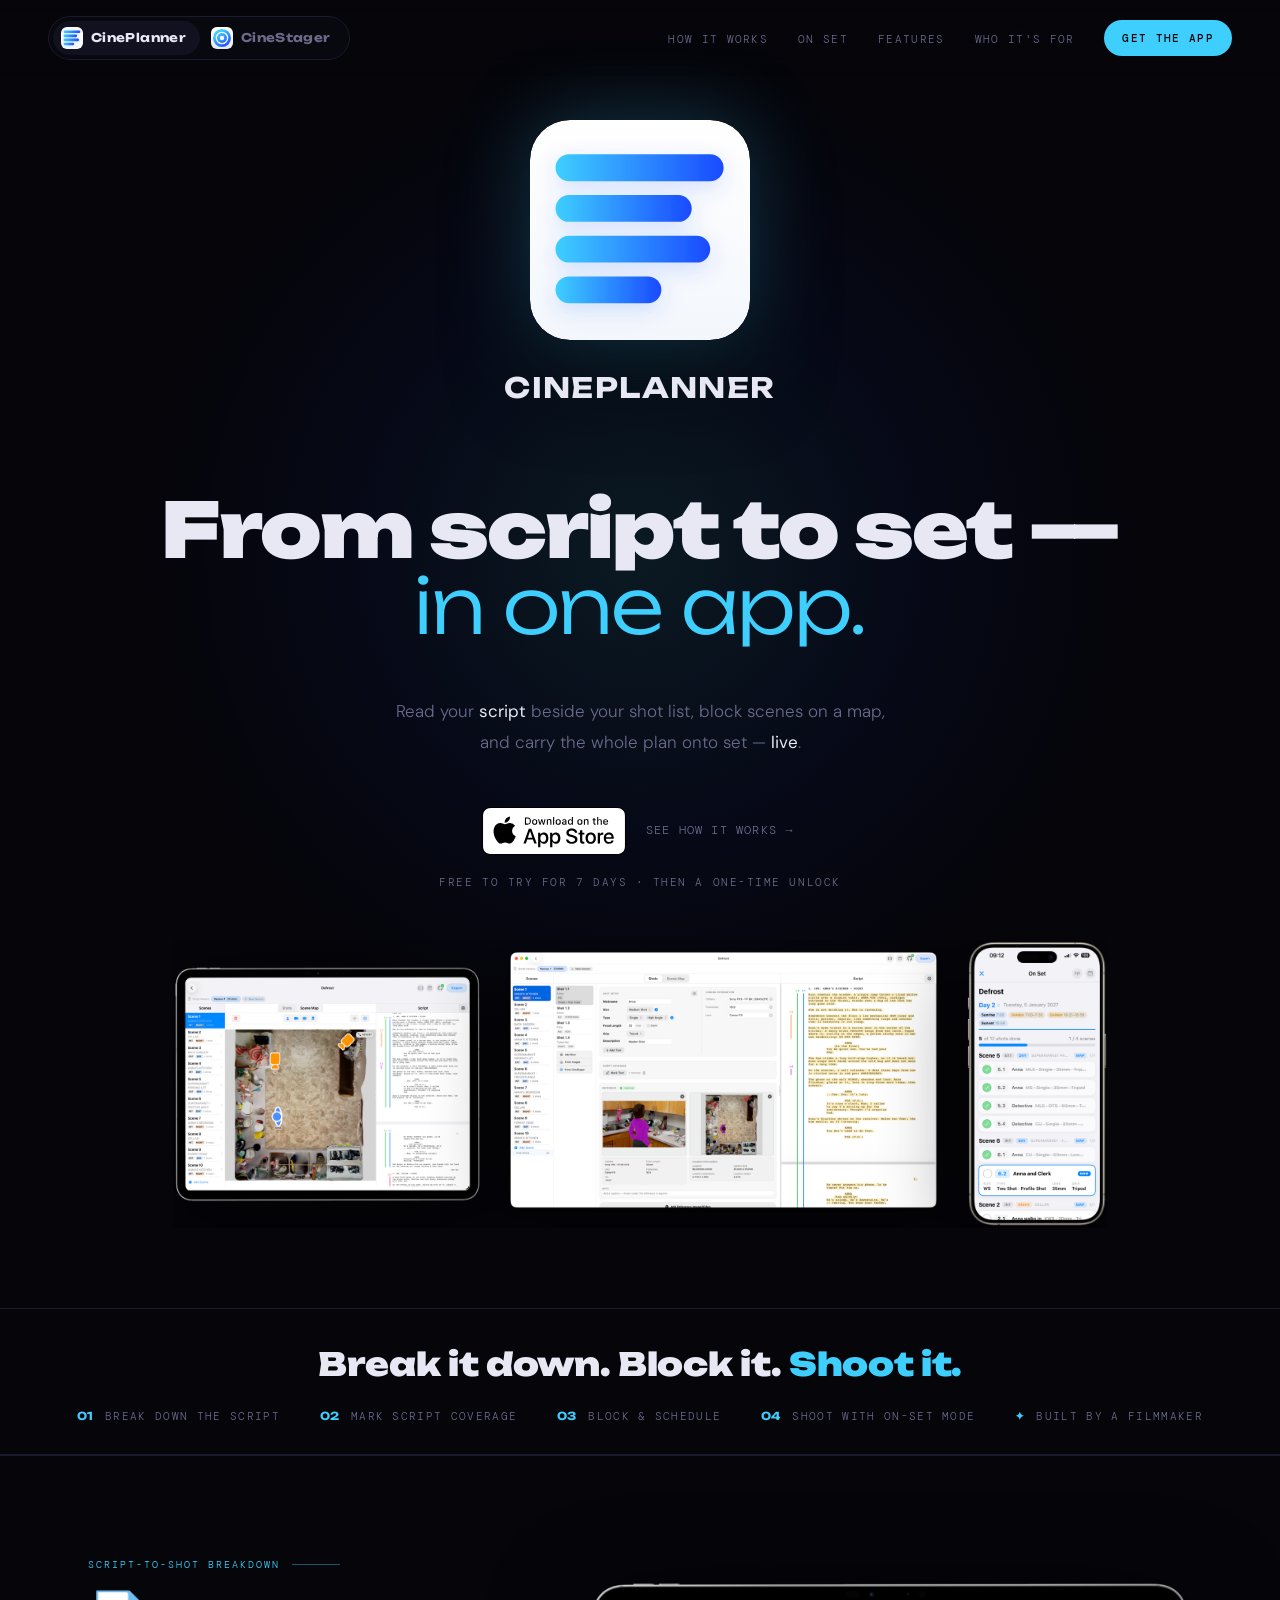
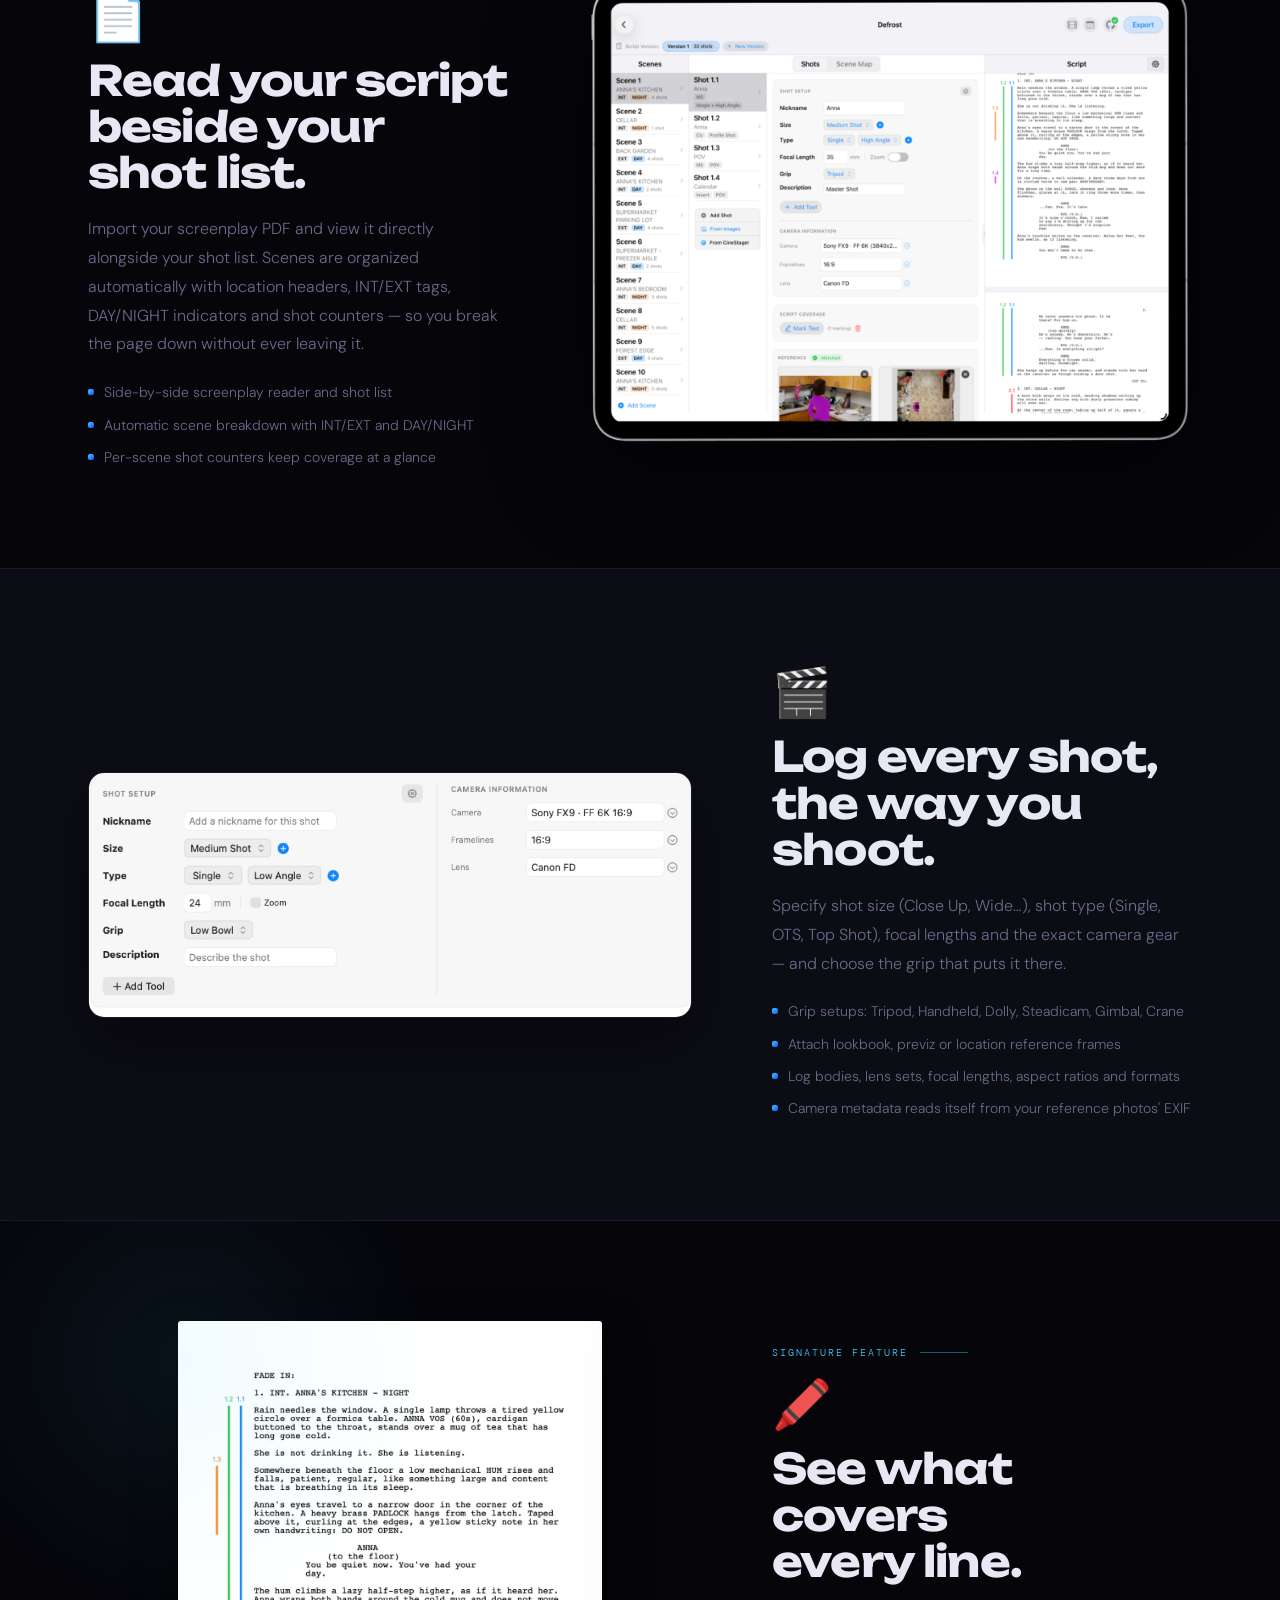
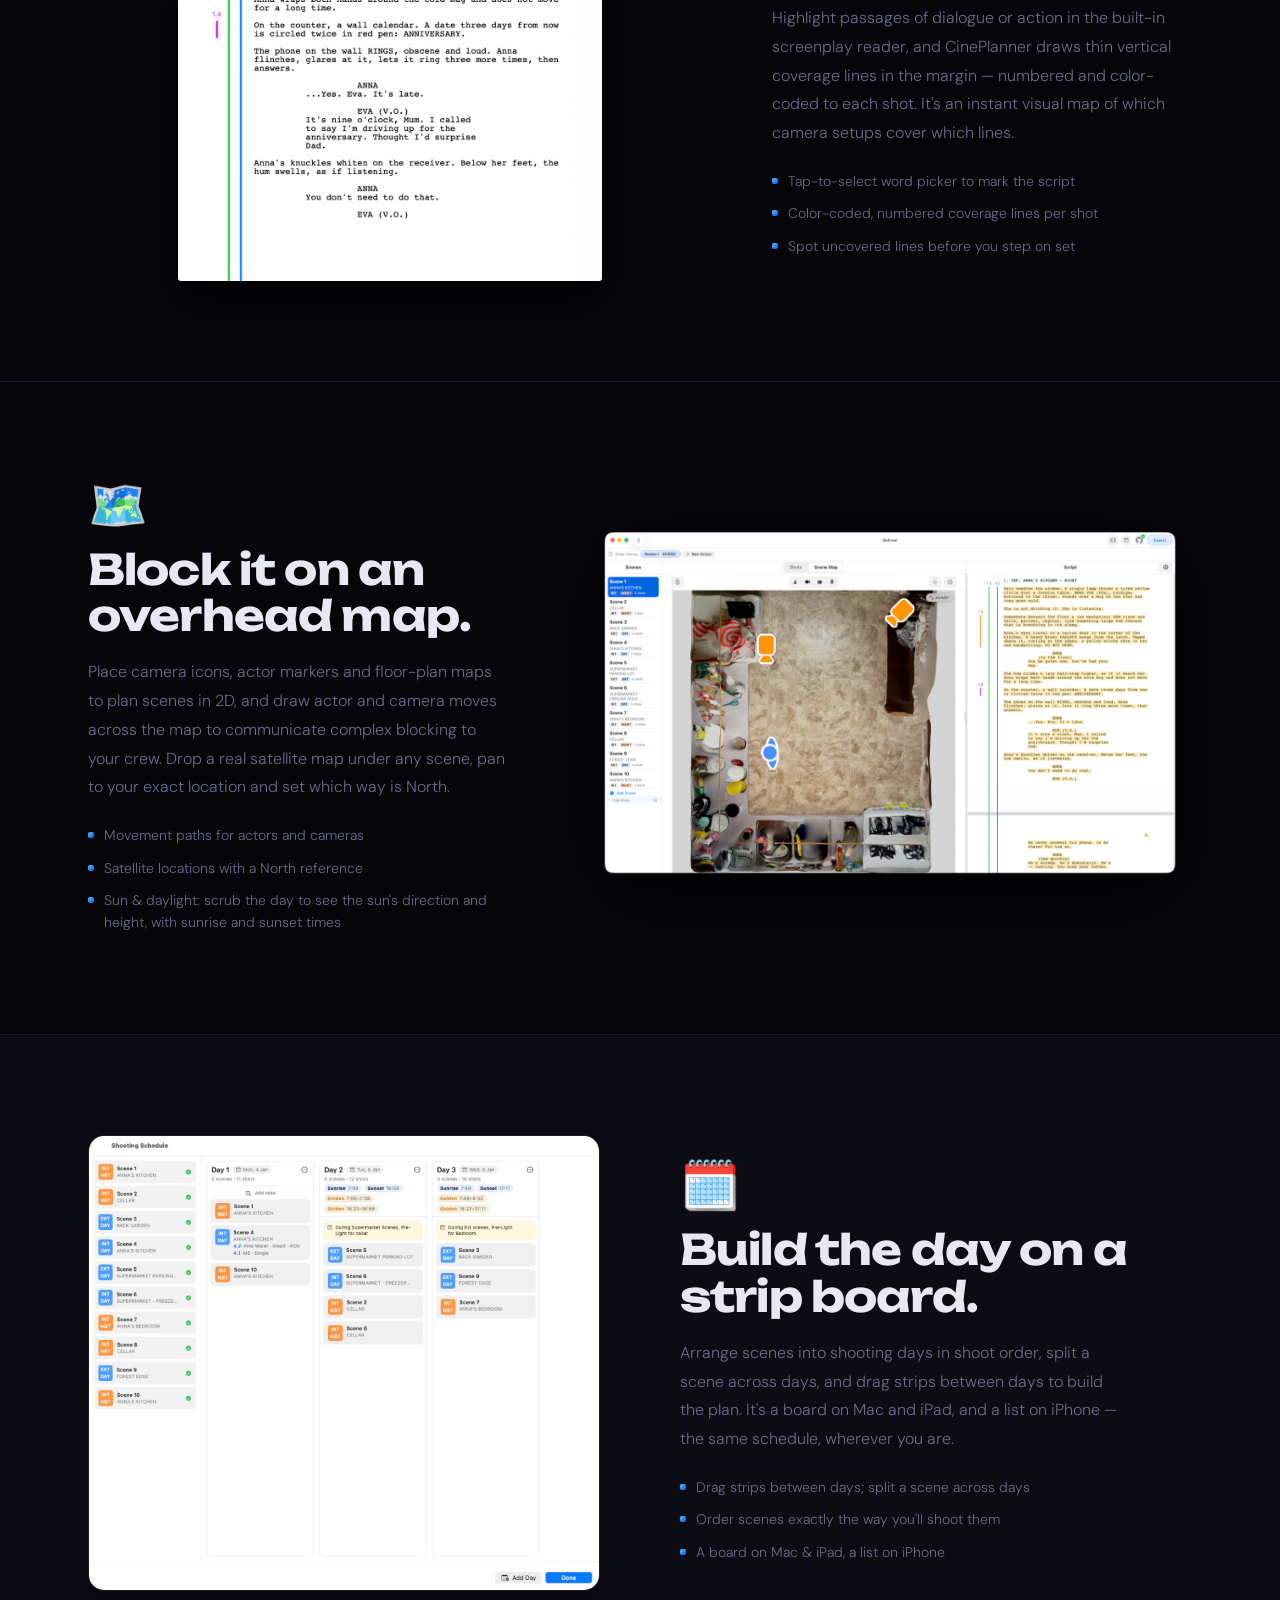
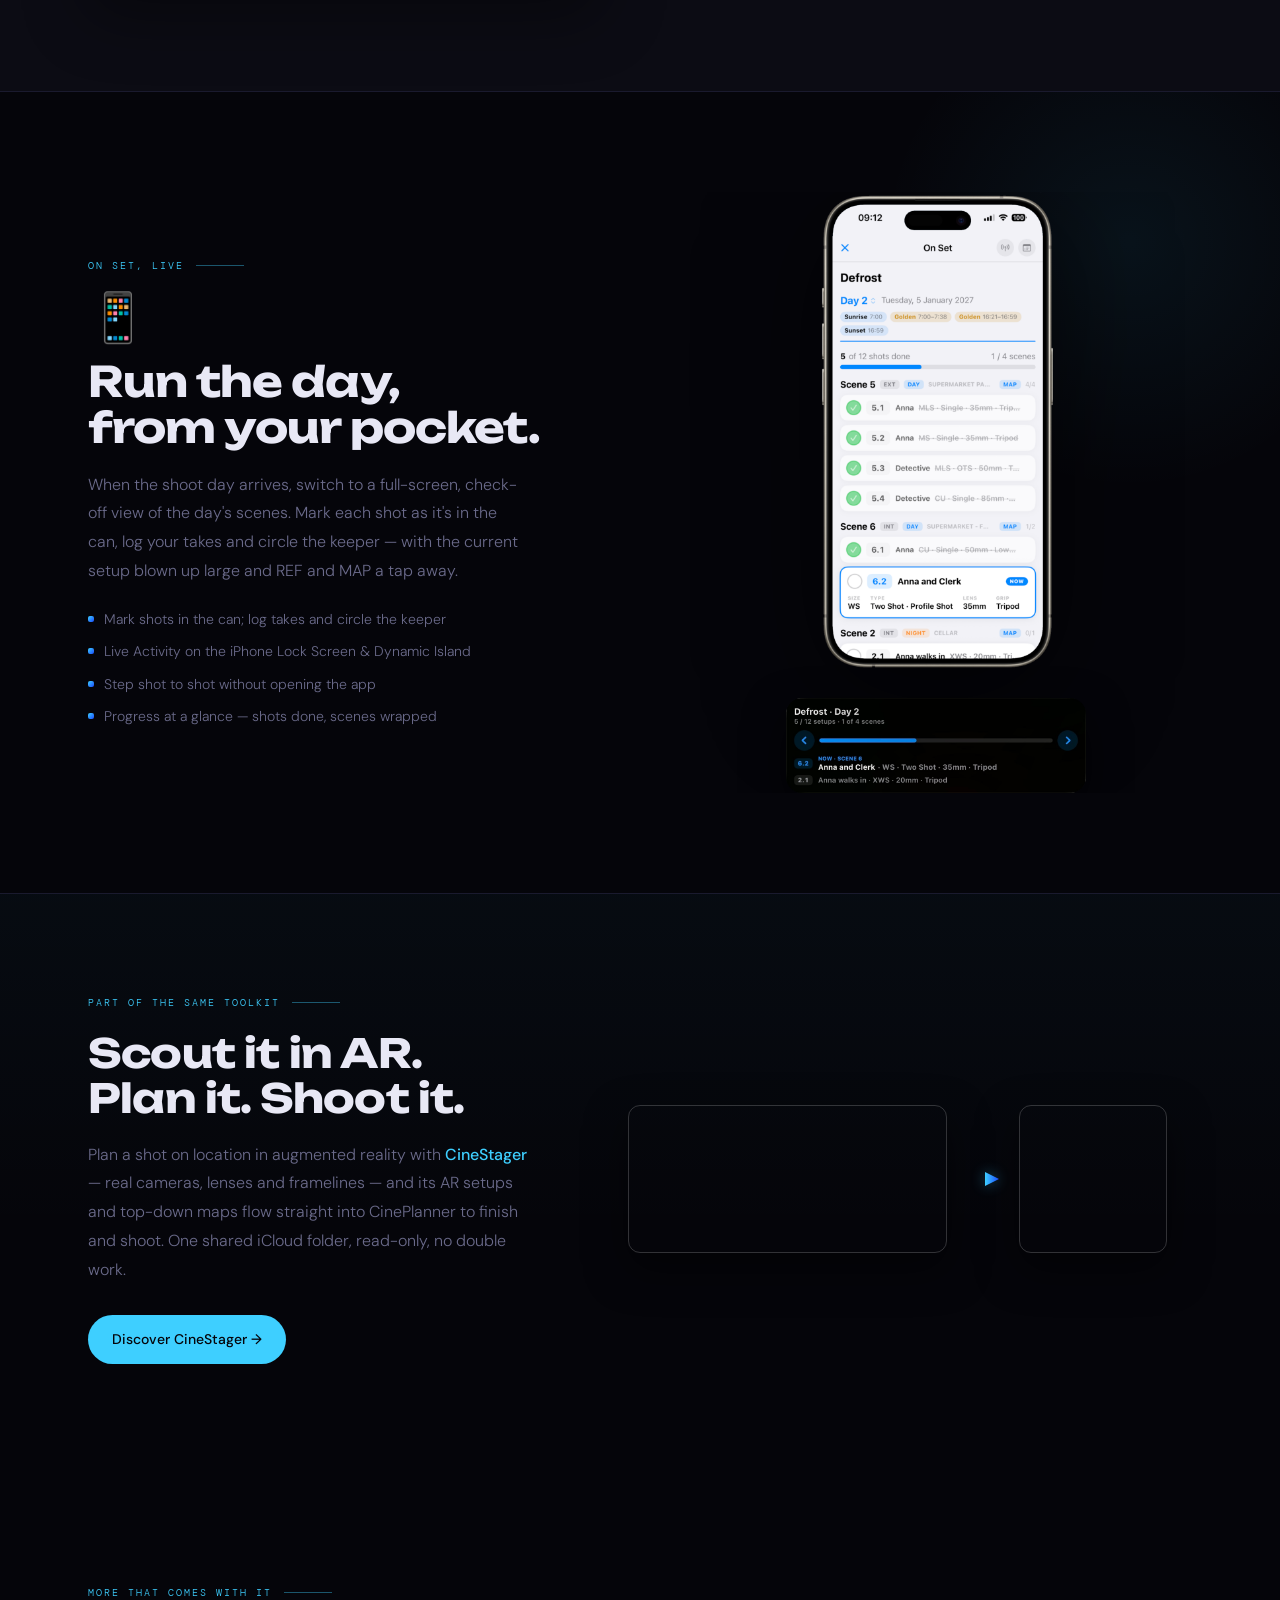
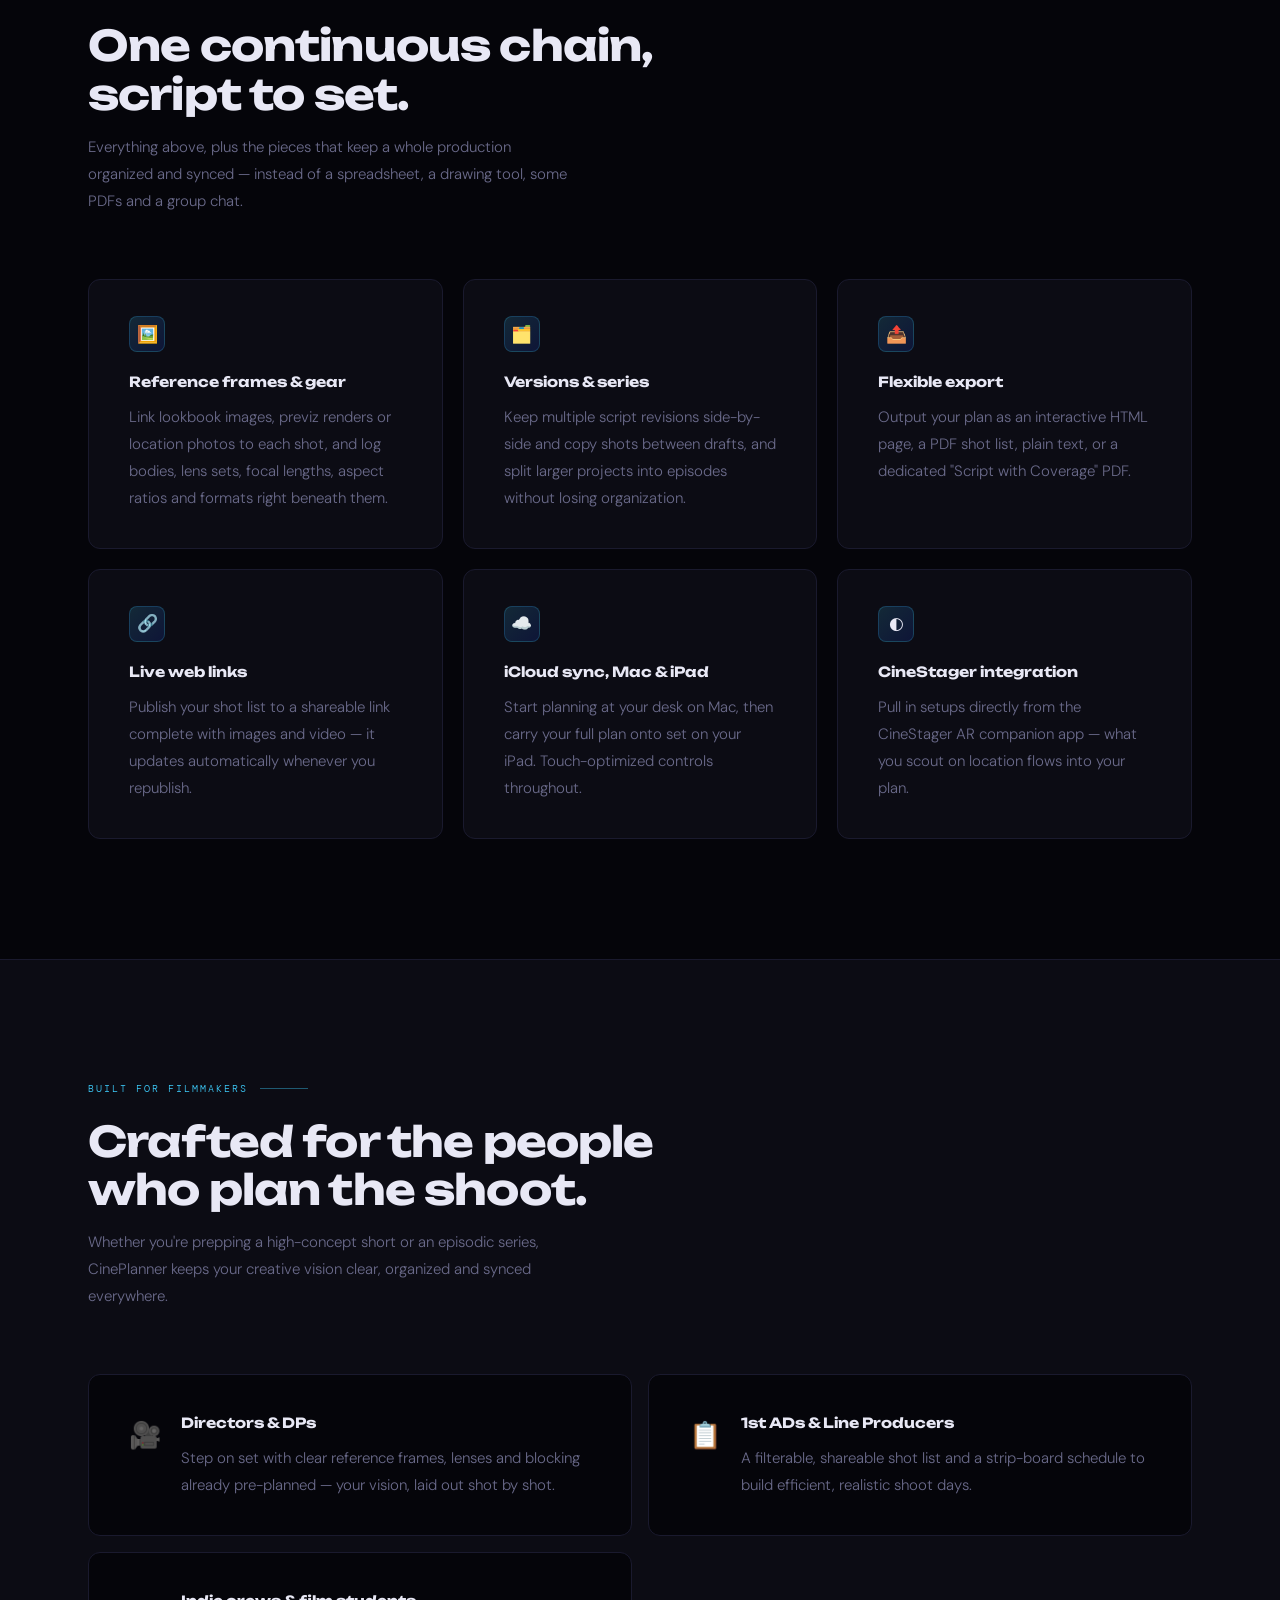
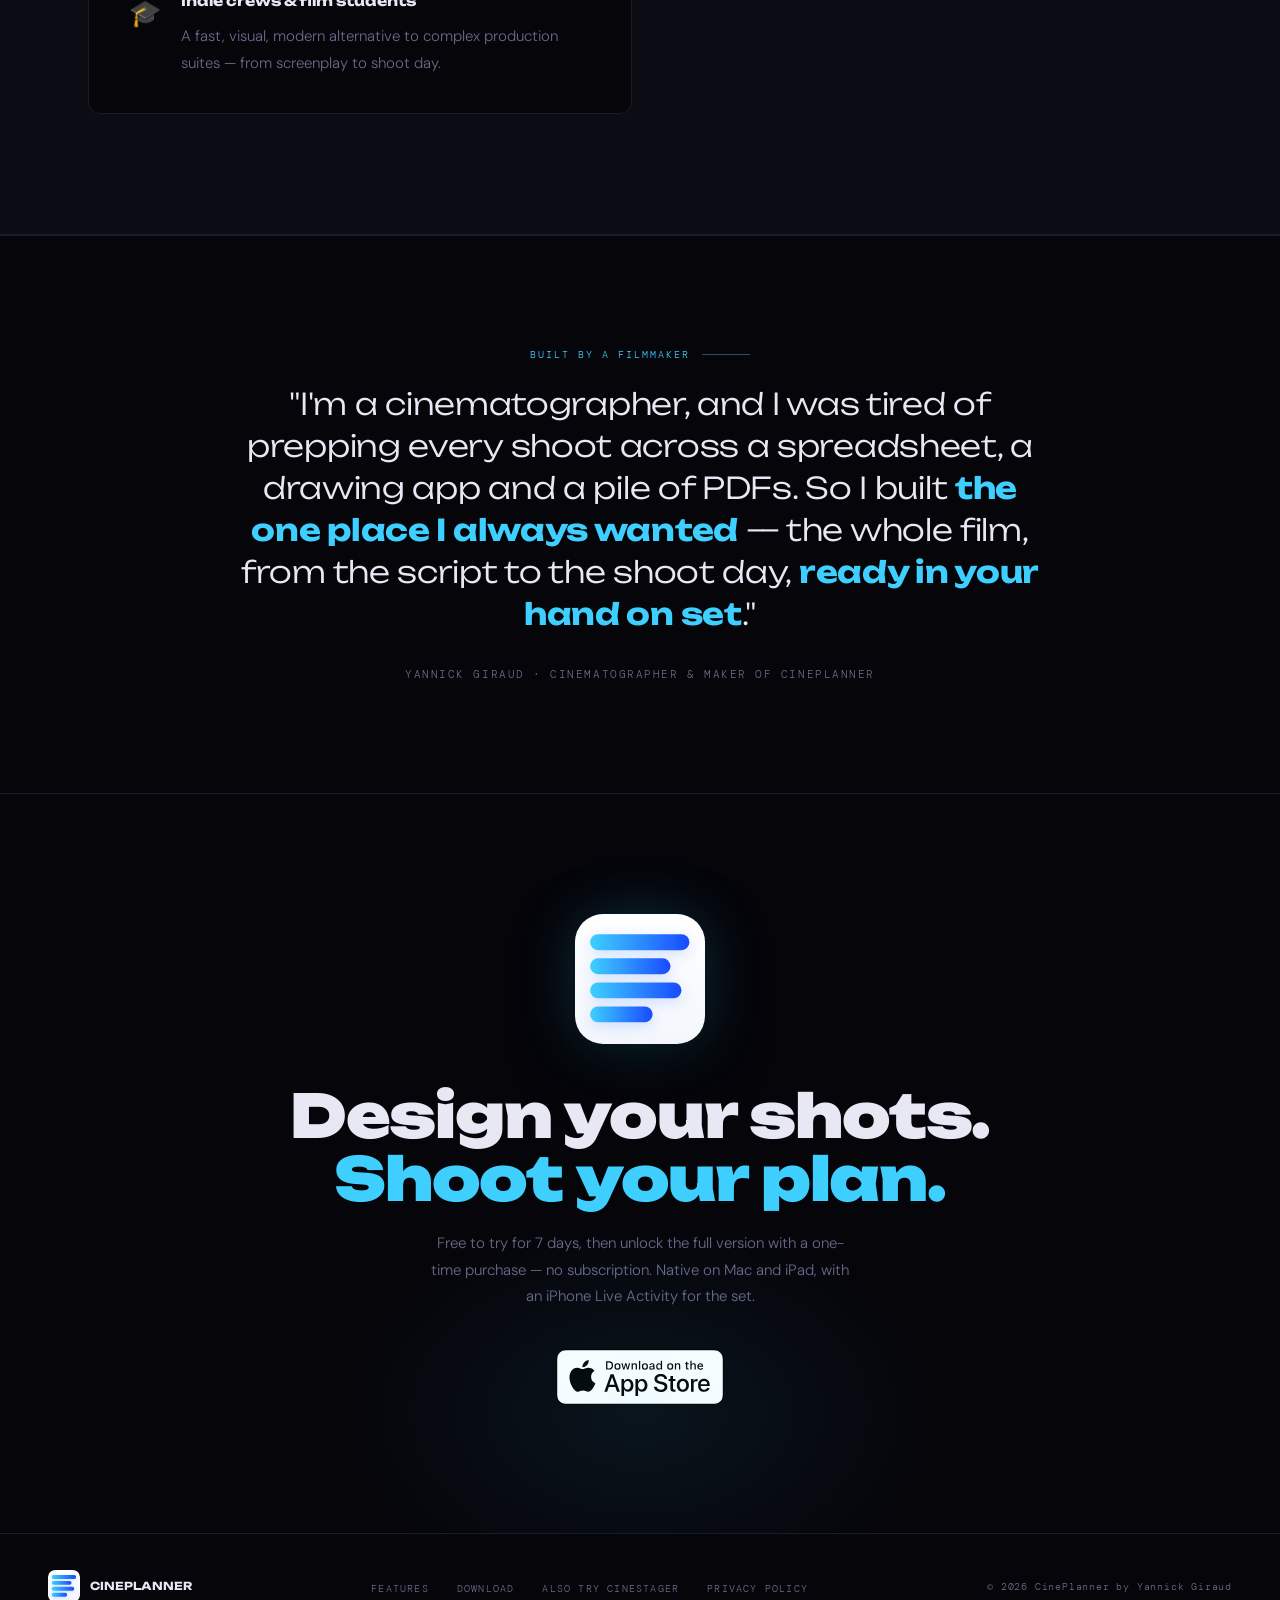
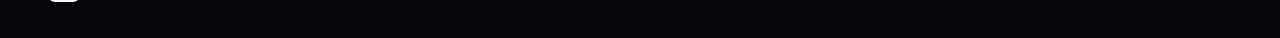
<file: website/index.html>
<!DOCTYPE html>
<html lang="en">
<head>
<meta charset="UTF-8">
<meta name="viewport" content="width=device-width, initial-scale=1.0">
<title>CinePlanner — Shot Planning App for Filmmakers | Script to Set</title>
<meta name="description" content="CinePlanner sits between your screenplay and the set. Read your script beside your shot list, map color-coded coverage onto the page, block scenes on an overhead map with satellite and sun, and run the shoot day live with On-Set mode and an iPhone Live Activity. Native on Mac & iPad.">
<meta name="keywords" content="shot list app, script breakdown, visual script coverage, shot planning, scene blocking, overhead scene map, satellite location scout, sun path, shooting schedule, strip board, on set mode, Live Activity, cinematography app, directors, cinematographers, 1st AD">
<meta name="author" content="Yannick Giraud">
<meta name="robots" content="index, follow, max-image-preview:large">
<meta name="theme-color" content="#05050a">
<link rel="canonical" href="https://cineplannerapp.com/">

<!-- Open Graph -->
<meta property="og:type" content="website">
<meta property="og:site_name" content="CinePlanner">
<meta property="og:url" content="https://cineplannerapp.com/">
<meta property="og:title" content="CinePlanner — Between your screenplay and the set">
<meta property="og:description" content="Script beside shot list, color-coded coverage on the page, an overhead scene map with satellite and sun, a strip-board schedule, and On-Set mode with an iPhone Live Activity. Native on Mac & iPad.">
<meta property="og:image" content="https://cineplannerapp.com/og.jpg">
<meta property="og:image:alt" content="CinePlanner shot list, blocking map and On-Set mode across Mac, iPad and iPhone">

<!-- Twitter Card -->
<meta name="twitter:card" content="summary_large_image">
<meta name="twitter:title" content="CinePlanner — Between your screenplay and the set">
<meta name="twitter:description" content="Script beside shot list, color-coded coverage, an overhead map with satellite & sun, a strip-board schedule and On-Set mode with an iPhone Live Activity. Native on Mac & iPad.">
<meta name="twitter:image" content="https://cineplannerapp.com/og.jpg">

<meta name="apple-itunes-app" content="app-id=6800298885">
<link rel="icon" type="image/svg+xml" href="icon.svg">

<!-- Structured data: parsed by Google and by AI agents/LLMs -->
<script type="application/ld+json">
{
  "@context": "https://schema.org",
  "@graph": [
    {
      "@type": "SoftwareApplication",
      "@id": "https://cineplannerapp.com/#app",
      "name": "CinePlanner",
      "operatingSystem": "macOS, iPadOS, iOS",
      "applicationCategory": "MultimediaApplication",
      "applicationSubCategory": "Film Production Shot Planning",
      "description": "CinePlanner is a shot-planning app for cinematographers on macOS, iPadOS and iOS. Read your screenplay side-by-side with your shot list, mark color-coded script coverage, block scenes on an overhead map with satellite locations and sun/daylight, arrange a strip-board shooting schedule, and run the shoot day live with an On-Set mode and an iPhone Live Activity.",
      "url": "https://cineplannerapp.com/",
      "downloadUrl": "https://apps.apple.com/nl/app/cineplanner/id6800298885",
      "installUrl": "https://apps.apple.com/nl/app/cineplanner/id6800298885",
      "image": "https://cineplannerapp.com/icon.svg",
      "featureList": [
        "Side-by-side screenplay reader and shot list with automatic scene breakdown",
        "Detailed shot logging: size, type, focal length, grip and exact camera gear",
        "Visual script coverage with numbered, color-coded coverage lines in the margin",
        "Overhead scene map with camera and actor markers, movement paths and satellite locations",
        "Sun and daylight: sun direction and height with sunrise and sunset per location",
        "Strip-board shooting schedule: a board on Mac and iPad, a list on iPhone",
        "On-Set mode with take logging and an iPhone Live Activity on the Lock Screen",
        "Multi-version and episodic support, plus export to HTML, PDF and shareable live web links",
        "iCloud sync between Mac and iPad, and CineStager AR import"
      ],
      "author": {
        "@type": "Person",
        "name": "Yannick Giraud"
      },
      "offers": {
        "@type": "Offer",
        "price": "0",
        "priceCurrency": "EUR",
        "description": "Free download with a 7-day free trial; the full version is a one-time in-app purchase — no subscription.",
        "availability": "https://schema.org/InStock",
        "url": "https://apps.apple.com/nl/app/cineplanner/id6800298885"
      }
    },
    {
      "@type": "WebSite",
      "@id": "https://cineplannerapp.com/#website",
      "url": "https://cineplannerapp.com/",
      "name": "CinePlanner",
      "description": "Shot-planning app for filmmakers — from script to set.",
      "publisher": { "@id": "https://cineplannerapp.com/#app" }
    }
  ]
}
</script>
<link rel="preconnect" href="https://fonts.googleapis.com">
<link rel="preconnect" href="https://fonts.gstatic.com" crossorigin>
<link href="https://fonts.googleapis.com/css2?family=Unbounded:wght@300;400;700;900&family=DM+Sans:ital,wght@0,300;0,400;0,500;1,300&family=DM+Mono:wght@400;500&display=swap" rel="stylesheet">
<style>
  :root {
    --bg: #05050a;
    --surface: #0c0c14;
    --surface2: #111120;
    --border: #1a1a2e;
    --cyan: #3ecfff;      /* CinePlanner accent — from the app logo */
    --blue: #1a4aff;     /* secondary accent for gradients */
    --text: #e8e8f5;
    --muted: #6a6a8a;
    --faint: #2a2a3e;
  }
  *, *::before, *::after { margin: 0; padding: 0; box-sizing: border-box; }
  html { scroll-behavior: smooth; }
  body {
    background: var(--bg); color: var(--text);
    font-family: "DM Sans", sans-serif; font-weight: 300;
    line-height: 1.7; overflow-x: hidden;
  }

  /* NAV */
  nav {
    position: fixed; top: 0; left: 0; right: 0; z-index: 100;
    padding: 16px 48px; display: flex; justify-content: space-between; align-items: center;
    background: linear-gradient(to bottom, rgba(5,5,10,0.97) 0%, transparent 100%);
  }
  .nav-logo { display: flex; align-items: center; gap: 12px; text-decoration: none; }
  .nav-logo img { height: 32px; width: 32px; border-radius: 8px; }
  .nav-logo-name { font-family: "Unbounded", sans-serif; font-size: 13px; font-weight: 700; letter-spacing: 0.05em; color: var(--text); }
  .nav-links { display: flex; align-items: center; gap: 30px; list-style: none; }
  .nav-right { display: flex; align-items: center; gap: 30px; }
  .nav-links a { font-family: "DM Mono", monospace; font-size: 11px; letter-spacing: 0.12em; text-transform: uppercase; color: var(--muted); text-decoration: none; transition: color 0.2s; }
  .nav-links a:hover { color: var(--text); }
  .nav-switch { display: inline-flex; align-items: center; gap: 7px; padding: 6px 12px; border: 1px solid var(--border); border-radius: 100px; transition: border-color 0.2s !important; }
  .nav-switch:hover { border-color: var(--cyan); }
  .nav-cta { font-family: "DM Mono", monospace; font-size: 11px; letter-spacing: 0.12em; text-transform: uppercase; text-decoration: none; background: var(--cyan) !important; color: var(--bg) !important; padding: 9px 18px; border-radius: 100px; font-weight: 500 !important; transition: opacity 0.2s !important; white-space: nowrap; }
  .nav-cta:hover { opacity: 0.85 !important; }

  /* SITE SWITCH (CinePlanner / CineStager) */
  .site-switch { display: inline-flex; align-items: center; gap: 3px; padding: 4px; border: 1px solid var(--border); border-radius: 100px; background: rgba(12,12,20,0.6); backdrop-filter: blur(6px); }
  .site-switch a { display: inline-flex; align-items: center; gap: 8px; padding: 6px 14px 6px 8px; border-radius: 100px; text-decoration: none; transition: background 0.2s; }
  .site-switch img { height: 22px; width: 22px; border-radius: 6px; display: block; }
  .site-switch .name { font-family: "Unbounded", sans-serif; font-size: 12px; font-weight: 700; letter-spacing: 0.03em; }
  .site-switch .ss-active { background: var(--surface2); }
  .site-switch .ss-active .name { color: var(--text); }
  .site-switch .ss-other .name { color: var(--muted); transition: color 0.2s; }
  .site-switch .ss-other:hover { background: rgba(62,207,255,0.08); }
  .site-switch .ss-other:hover .name { color: var(--text); }
  @media (max-width: 560px) { .site-switch .name { display: none; } .site-switch a { padding: 6px; } }

  /* HERO */
  .hero {
    min-height: 100vh; display: flex; flex-direction: column;
    justify-content: center; align-items: center; text-align: center;
    padding: 120px 48px 80px; position: relative; overflow: hidden;
  }
  .hero-glow {
    position: absolute; top: 50%; left: 50%;
    transform: translate(-50%, -60%); width: 1000px; height: 1000px;
    background: radial-gradient(ellipse at center, rgba(62,207,255,0.10) 0%, rgba(26,74,255,0.05) 40%, transparent 70%);
    pointer-events: none;
  }
  .hero-icon {
    width: min(220px, 45vw);
    height: auto;
    border-radius: 40px;
    box-shadow: 0 0 80px rgba(62,207,255,0.25), 0 40px 80px rgba(0,0,0,0.6);
    margin-bottom: 52px;
    opacity: 0; animation: fadeUp 0.9s ease forwards 0.2s;
  }
  .hero-app-name { font-family: "Unbounded", sans-serif; font-size: clamp(18px, 2.5vw, 28px); font-weight: 700; letter-spacing: 0.05em; text-transform: uppercase; color: var(--text); margin-top: -28px; margin-bottom: 80px; opacity: 0; animation: fadeUp 0.8s ease forwards 0.4s; }
  .hero-eyebrow { font-family: "DM Mono", monospace; font-size: 11px; font-weight: 500; letter-spacing: 0.2em; text-transform: uppercase; color: var(--cyan); margin-bottom: 40px; opacity: 0; animation: fadeUp 0.8s ease forwards 0.5s; }
  .hero-headline { font-family: "Unbounded", sans-serif; font-size: clamp(36px, 6vw, 76px); font-weight: 900; line-height: 1.0; letter-spacing: -0.025em; margin-bottom: 8px; opacity: 0; animation: fadeUp 0.8s ease forwards 0.55s; }
  .hero-headline-light { font-family: "Unbounded", sans-serif; font-size: clamp(36px, 6vw, 76px); font-weight: 300; line-height: 1.0; letter-spacing: -0.025em; color: var(--cyan); margin-bottom: 44px; opacity: 0; animation: fadeUp 0.8s ease forwards 0.7s; }
  .hero-sub { font-size: clamp(14px, 1.8vw, 17px); color: var(--muted); max-width: 500px; line-height: 1.85; margin-bottom: 48px; opacity: 0; animation: fadeUp 0.8s ease forwards 0.85s; }
  .hero-sub strong { color: var(--text); font-weight: 400; }
  .hero-actions { display: flex; gap: 16px; align-items: center; flex-wrap: wrap; justify-content: center; opacity: 0; animation: fadeUp 0.8s ease forwards 1.0s; }
  .hero-note { font-family: "DM Mono", monospace; font-size: 11px; letter-spacing: 0.14em; text-transform: uppercase; color: var(--muted); margin-top: 18px; opacity: 0; animation: fadeUp 0.8s ease forwards 1.1s; }
  .btn-primary { display: inline-flex; align-items: center; gap: 10px; background: var(--cyan); color: var(--bg); font-family: "DM Sans", sans-serif; font-size: 14px; font-weight: 500; padding: 14px 28px; border-radius: 100px; text-decoration: none; transition: opacity 0.2s, transform 0.2s; }
  .btn-primary:hover { opacity: 0.88; transform: translateY(-1px); }
  .btn-secondary { display: inline-flex; align-items: center; gap: 8px; color: var(--muted); font-family: "DM Mono", monospace; font-size: 12px; letter-spacing: 0.1em; text-transform: uppercase; text-decoration: none; transition: color 0.2s; padding: 14px 4px; }
  .btn-secondary:hover { color: var(--text); }

  /* "Coming soon" store pill */
  .store-soon { display: inline-flex; align-items: center; gap: 12px; padding: 11px 22px 11px 18px; border: 1px solid var(--border); border-radius: 14px; background: var(--surface); }
  .store-soon svg { width: 22px; height: 22px; opacity: 0.9; }
  .store-soon .ss-small { font-family: "DM Mono", monospace; font-size: 8.5px; letter-spacing: 0.18em; text-transform: uppercase; color: var(--cyan); display: block; }
  .store-soon .ss-big { font-family: "Unbounded", sans-serif; font-size: 13px; font-weight: 700; color: var(--text); line-height: 1.25; }

  .hero-scroll { position: absolute; bottom: 34px; left: 50%; transform: translateX(-50%); display: flex; flex-direction: column; align-items: center; gap: 8px; opacity: 0; animation: fadeUp 0.8s ease forwards 1.5s; }
  .hero-scroll span { font-family: "DM Mono", monospace; font-size: 9px; letter-spacing: 0.2em; text-transform: uppercase; color: var(--muted); }
  .scroll-line { width: 1px; height: 40px; background: linear-gradient(to bottom, var(--cyan), transparent); animation: scrollPulse 2s ease-in-out infinite; }

  /* SECTIONS */
  .section-wrap { padding: 120px 48px; max-width: 1200px; margin: 0 auto; }
  .section-label { font-family: "DM Mono", monospace; font-size: 10px; letter-spacing: 0.2em; text-transform: uppercase; color: var(--cyan); margin-bottom: 20px; display: flex; align-items: center; gap: 12px; }
  .section-label::after { content: ""; flex: 1; max-width: 48px; height: 1px; background: var(--cyan); opacity: 0.4; }
  .section-title { font-family: "Unbounded", sans-serif; font-size: clamp(26px, 3.5vw, 42px); font-weight: 700; line-height: 1.15; letter-spacing: -0.02em; margin-bottom: 16px; }
  .section-sub { font-size: 15px; color: var(--muted); max-width: 480px; line-height: 1.8; }

  /* TAGLINE STRIP */
  .tagline-item { display: flex; align-items: center; gap: 12px; white-space: nowrap; }
  .tagline-num { font-family: "Unbounded", sans-serif; font-size: 11px; font-weight: 700; color: var(--cyan); }
  .tagline-text { font-family: "DM Mono", monospace; font-size: 11px; letter-spacing: 0.12em; text-transform: uppercase; color: var(--muted); }

  /* FEATURE ROWS (how it works) */
  .feature-row { max-width: 1200px; margin: 0 auto; padding: 100px 48px; display: grid; grid-template-columns: 1fr 1fr; gap: 80px; align-items: center; }
  .fr-eyebrow { font-family: "DM Mono", monospace; font-size: 10px; letter-spacing: 0.2em; text-transform: uppercase; color: var(--cyan); margin-bottom: 20px; display: flex; align-items: center; gap: 12px; }
  .fr-eyebrow span { display: block; width: 48px; height: 1px; background: var(--cyan); opacity: 0.4; }
  .fr-emoji { font-size: 48px; margin-bottom: 16px; line-height: 1; }
  .fr-title { font-family: "Unbounded", sans-serif; font-size: clamp(26px, 3.4vw, 42px); font-weight: 700; letter-spacing: -0.02em; line-height: 1.1; margin-bottom: 20px; }
  .fr-body { font-size: 16px; color: var(--muted); line-height: 1.8; max-width: 440px; }
  .fr-list { list-style: none; margin-top: 22px; display: flex; flex-direction: column; gap: 10px; }
  .fr-list li { font-size: 14px; color: var(--muted); display: flex; align-items: flex-start; gap: 10px; line-height: 1.6; }
  .fr-list li::before { content: ""; margin-top: 8px; flex-shrink: 0; width: 6px; height: 6px; border-radius: 2px; background: linear-gradient(135deg, var(--cyan), var(--blue)); }
  .fr-visual { border-radius: 16px; overflow: hidden; border: 1px solid var(--border); box-shadow: 0 24px 64px rgba(0,0,0,0.4); background: var(--surface); }
  .fr-visual svg { width: 100%; height: auto; display: block; }
  .fr-visual > img { width: 100%; height: auto; display: block; }

  /* USE CASES */
  .usecases-wrap { background: var(--surface); border-top: 1px solid var(--border); border-bottom: 1px solid var(--border); }
  .usecases-grid { display: grid; grid-template-columns: repeat(2, 1fr); gap: 16px; margin-top: 64px; }
  .usecase-card { border: 1px solid var(--border); border-radius: 12px; padding: 36px 40px; display: flex; gap: 20px; align-items: flex-start; background: var(--bg); transition: border-color 0.3s, background 0.3s; }
  .usecase-card:hover { border-color: rgba(62,207,255,0.3); background: rgba(62,207,255,0.03); }
  .usecase-icon { font-size: 26px; flex-shrink: 0; margin-top: 2px; }
  .usecase-title { font-family: "Unbounded", sans-serif; font-size: 14px; font-weight: 700; margin-bottom: 10px; }
  .usecase-body { font-size: 15px; color: var(--muted); line-height: 1.8; }

  /* FEATURES GRID */
  .features-grid { display: grid; grid-template-columns: repeat(3, 1fr); gap: 20px; margin-top: 64px; }
  .feature-item { padding: 36px 40px; border: 1px solid var(--border); border-radius: 12px; background: var(--surface); transition: border-color 0.3s; }
  .feature-item:hover { border-color: var(--faint); }
  .feature-dot { width: 36px; height: 36px; border-radius: 8px; background: linear-gradient(135deg, rgba(62,207,255,0.15), rgba(26,74,255,0.15)); border: 1px solid rgba(62,207,255,0.2); margin-bottom: 18px; display: flex; align-items: center; justify-content: center; font-size: 17px; }
  .feature-title { font-family: "Unbounded", sans-serif; font-size: 14px; font-weight: 700; margin-bottom: 10px; }
  .feature-body { font-size: 15px; color: var(--muted); line-height: 1.8; }

  /* ECOSYSTEM BAND */
  .eco-wrap { border-top: 1px solid var(--border); background: linear-gradient(180deg, rgba(62,207,255,0.03), transparent 60%); }
  .eco-inner { max-width: 1200px; margin: 0 auto; padding: 100px 48px; display: grid; grid-template-columns: 0.92fr 1.2fr; gap: 64px; align-items: center; }
  .eco-eyebrow { font-family: "DM Mono", monospace; font-size: 10px; letter-spacing: 0.2em; text-transform: uppercase; color: #3ecfff; margin-bottom: 20px; display: flex; align-items: center; gap: 12px; }
  .eco-eyebrow span { display: block; width: 48px; height: 1px; background: #3ecfff; opacity: 0.4; }
  .eco-title { font-family: "Unbounded", sans-serif; font-size: clamp(26px, 3.4vw, 40px); font-weight: 700; letter-spacing: -0.02em; line-height: 1.12; margin-bottom: 20px; }
  .eco-body { font-size: 16px; color: var(--muted); line-height: 1.8; max-width: 460px; margin-bottom: 30px; }
  .eco-cta { display: inline-flex; align-items: center; gap: 10px; font-family: "DM Sans", sans-serif; font-size: 14px; font-weight: 500; color: var(--bg); background: #3ecfff; padding: 13px 24px; border-radius: 100px; text-decoration: none; transition: opacity 0.2s, transform 0.2s; }
  .eco-cta:hover { opacity: 0.88; transform: translateY(-1px); }
  .eco-visual { display: flex; align-items: center; justify-content: center; gap: 16px; min-width: 0; }
  .eco-visual img { height: 148px; width: auto; max-width: 100%; border-radius: 12px; border: 1px solid rgba(255,255,255,0.18); box-shadow: 0 16px 40px rgba(0,0,0,0.5); display: block; }
  .eco-arrow { flex-shrink: 0; filter: drop-shadow(0 0 7px rgba(62,207,255,0.45)); }
  @media (max-width: 560px) {
    .eco-visual { flex-direction: column; gap: 14px; }
    .eco-visual img { height: auto; width: 100%; max-width: 340px; }
    .eco-arrow { transform: rotate(90deg); }
  }

  /* MAKER STRIP (replaces testimonials pre-launch) */
  .maker-wrap { border-top: 1px solid var(--border); }
  .maker-inner { max-width: 900px; margin: 0 auto; padding: 110px 48px; text-align: center; }
  .maker-quote { font-family: "Unbounded", sans-serif; font-size: clamp(20px, 2.8vw, 30px); font-weight: 300; line-height: 1.4; letter-spacing: -0.01em; color: var(--text); margin-bottom: 30px; }
  .maker-quote b { font-weight: 700; color: var(--cyan); }
  .maker-attr { font-family: "DM Mono", monospace; font-size: 11px; letter-spacing: 0.14em; text-transform: uppercase; color: var(--muted); }

  /* CTA */
  .cta-wrap { border-top: 1px solid var(--border); }
  .cta-inner { max-width: 1200px; margin: 0 auto; padding: 120px 48px; text-align: center; position: relative; overflow: hidden; }
  .cta-glow { position: absolute; bottom: -80px; left: 50%; transform: translateX(-50%); width: 600px; height: 400px; background: radial-gradient(ellipse at center, rgba(62,207,255,0.08) 0%, transparent 70%); pointer-events: none; }
  .cta-icon { width: min(130px, 30vw); height: auto; border-radius: 28px; margin: 0 auto 40px; display: block; box-shadow: 0 0 60px rgba(62,207,255,0.2), 0 20px 60px rgba(0,0,0,0.5); }
  .cta-title { font-family: "Unbounded", sans-serif; font-size: clamp(30px, 5vw, 60px); font-weight: 900; line-height: 1.05; letter-spacing: -0.02em; margin-bottom: 20px; }
  .cta-title span { color: var(--cyan); }
  .cta-sub { font-size: 15px; color: var(--muted); margin-bottom: 40px; max-width: 420px; margin-left: auto; margin-right: auto; line-height: 1.75; }
  .cta-badge { display: inline-block; font-family: "DM Mono", monospace; font-size: 10px; letter-spacing: 0.15em; text-transform: uppercase; color: var(--muted); margin-top: 22px; padding: 8px 16px; border: 1px solid var(--border); border-radius: 100px; }

  /* FOOTER */
  footer { border-top: 1px solid var(--border); padding: 36px 48px; display: flex; justify-content: space-between; align-items: center; flex-wrap: wrap; gap: 16px; }
  .footer-brand { display: flex; align-items: center; gap: 10px; }
  .footer-brand img { height: 32px; width: 32px; border-radius: 7px; }
  .footer-brand span { font-family: "Unbounded", sans-serif; font-size: 11px; font-weight: 700; color: var(--text); }
  .footer-links { display: flex; gap: 28px; list-style: none; flex-wrap: wrap; }
  .footer-links a { font-family: "DM Mono", monospace; font-size: 10px; letter-spacing: 0.12em; text-transform: uppercase; color: var(--muted); text-decoration: none; transition: color 0.2s; }
  .footer-links a:hover { color: var(--text); }
  .footer-copy { font-family: "DM Mono", monospace; font-size: 10px; letter-spacing: 0.08em; color: var(--muted); }

  @keyframes fadeUp { from { opacity: 0; transform: translateY(24px); } to { opacity: 1; transform: translateY(0); } }
  @keyframes scrollPulse { 0%, 100% { opacity: 0.3; } 50% { opacity: 1; } }

  /* HERO device trio */
  .hero-screens { display: flex; gap: 16px; align-items: center; justify-content: center; flex-wrap: nowrap; overflow: hidden; margin-top: 48px; opacity: 0; animation: fadeUp 0.8s ease forwards 1.4s; }
  .hero-screens .hs-frame { border-radius: 14px; border: 1px solid var(--border); box-shadow: 0 24px 64px rgba(0,0,0,0.6); overflow: hidden; background: var(--surface); flex-shrink: 0; }
  .hero-screens .hs-side { box-shadow: 0 16px 48px rgba(0,0,0,0.5); }
  .hero-screens svg { display: block; }

  @media (max-width: 1000px) {
    .eco-inner { grid-template-columns: 1fr; gap: 40px; }
  }
  @media (max-width: 900px) {
    nav { padding: 16px 24px; }
    .nav-links { display: none; }
    .hero { padding: 100px 24px 80px; }
    .section-wrap { padding: 80px 24px; }
    .feature-row { grid-template-columns: 1fr !important; gap: 40px; padding: 70px 24px; }
    .feature-row.reverse .fr-visual { order: -1; }
    .usecases-grid { grid-template-columns: 1fr; }
    .features-grid { grid-template-columns: 1fr 1fr; }
    .eco-inner { padding: 80px 24px; }
    .maker-inner { padding: 80px 24px; }
    .cta-inner { padding: 80px 24px; }
    footer { padding: 28px 24px; flex-direction: column; align-items: flex-start; }
  }
  @media (max-width: 680px) {
    /* Mobile hero: show a single, legible device instead of the clipped trio */
    .hero-screens { gap: 0; overflow: visible; }
    .hero-screens > div:first-child,
    .hero-screens > div:nth-child(2) { display: none; }
    .hero-screens > div:last-child img { height: min(440px, 62vh) !important; }
  }
  @media (max-width: 560px) {
    .features-grid { grid-template-columns: 1fr; }
    .hero-actions { flex-direction: column; }
  }
</style>
</head>
<body>

<nav>
  <div class="site-switch" role="group" aria-label="Switch between CinePlanner and CineStager">
    <a href="#" class="ss-active" aria-current="page">
      <img src="icon.svg" alt="CinePlanner"><span class="name">CinePlanner</span>
    </a>
    <a href="https://cinestager.com" class="ss-other" title="Go to CineStager">
      <img src="img/cinestager-icon.svg" alt="CineStager"><span class="name">CineStager</span>
    </a>
  </div>
  <div class="nav-right">
    <ul class="nav-links">
      <li><a href="#how">How it works</a></li>
      <li><a href="#onset">On set</a></li>
      <li><a href="#features">Features</a></li>
      <li><a href="#who">Who it's for</a></li>
    </ul>
    <a href="https://apps.apple.com/nl/app/cineplanner/id6800298885" target="_blank" rel="noopener" class="nav-cta">Get the app</a>
  </div>
</nav>

<div class="hero">
  <div class="hero-glow"></div>
  <img src="icon.svg" alt="CinePlanner" class="hero-icon">
  <div class="hero-app-name">CINEPLANNER</div>
  <h1 class="hero-headline">From script to set —<span class="hero-headline-light" style="display:block;">in one app.</span></h1>
  <p class="hero-sub">Read your <strong>script</strong> beside your shot list, block scenes on a map, and carry the whole plan onto set — <strong>live</strong>.</p>
  <div class="hero-actions">
    <a href="https://apps.apple.com/nl/app/cineplanner/id6800298885" target="_blank" rel="noopener" style="display:inline-block; line-height:0;">
      <img src="appstore.svg" alt="Download CinePlanner on the App Store" style="height:48px; width:auto;">
    </a>
    <a href="#how" class="btn-secondary">See how it works →</a>
  </div>
  <p class="hero-note">Free to try for 7 days · then a one-time unlock</p>

  <div class="hero-screens">
    <!-- iPad scene map (side, device-framed) -->
    <div style="flex-shrink:0;">
      <img src="img/hero-ipad-frame.png" alt="CinePlanner Scene Map on iPad" style="height:236px;width:auto;display:block;filter:drop-shadow(0 22px 44px rgba(0,0,0,0.55));">
    </div>
    <!-- Mac main view (center, hero) -->
    <div style="flex-shrink:0;">
      <img src="img/hero-mac-main.png" alt="CinePlanner on Mac: scenes, shot list and script" style="height:280px;width:auto;display:block;filter:drop-shadow(0 18px 40px rgba(0,0,0,0.45));">
    </div>
    <!-- iPhone On-Set (side, device-framed) -->
    <div style="flex-shrink:0;">
      <img src="img/hero-iphone-frame.png" alt="On-Set mode on iPhone" style="height:288px;width:auto;display:block;filter:drop-shadow(0 22px 44px rgba(0,0,0,0.55));">
    </div>
  </div>

</div>

<!-- TAGLINE STRIP -->
<div style="border-top: 1px solid var(--border); border-bottom: 1px solid var(--border); padding: 28px 48px; display: flex; flex-direction: column; align-items: center; gap: 16px; text-align: center;">
  <div style="font-family: 'Unbounded', sans-serif; font-size: clamp(20px, 3vw, 32px); font-weight: 900; letter-spacing: -0.01em; color: var(--text);">
    Break it down. Block it. <span style="color: var(--cyan);">Shoot it.</span>
  </div>
  <div style="display: flex; gap: 40px; flex-wrap: wrap; justify-content: center;">
    <div class="tagline-item"><span class="tagline-num">01</span><span class="tagline-text">Break down the script</span></div>
    <div class="tagline-item"><span class="tagline-num">02</span><span class="tagline-text">Mark script coverage</span></div>
    <div class="tagline-item"><span class="tagline-num">03</span><span class="tagline-text">Block &amp; schedule</span></div>
    <div class="tagline-item"><span class="tagline-num">04</span><span class="tagline-text">Shoot with On-Set mode</span></div>
    <div class="tagline-item"><span class="tagline-num">✦</span><span class="tagline-text">Built by a filmmaker</span></div>
  </div>
</div>

<!-- HOW IT WORKS -->
<div style="border-top: 1px solid var(--border);" id="how">

  <!-- 1. Import script — text left -->
  <div class="feature-row" style="grid-template-columns:0.82fr 1.18fr;">
    <div>
      <div class="fr-eyebrow">Script-to-shot breakdown <span></span></div>
      <div class="fr-emoji">📄</div>
      <h2 class="fr-title">Read your script beside your shot list.</h2>
      <p class="fr-body">Import your screenplay PDF and view it directly alongside your shot list. Scenes are organized automatically with location headers, INT/EXT tags, DAY/NIGHT indicators and shot counters — so you break the page down without ever leaving it.</p>
      <ul class="fr-list">
        <li>Side-by-side screenplay reader and shot list</li>
        <li>Automatic scene breakdown with INT/EXT and DAY/NIGHT</li>
        <li>Per-scene shot counters keep coverage at a glance</li>
      </ul>
    </div>
    <div class="fr-visual" style="background:transparent;border:none;box-shadow:none;overflow:visible;">
      <img src="img/row-breakdown-frame.png" alt="CinePlanner on iPad: scenes, shot setup, camera info, script coverage and script" loading="lazy" decoding="async" style="width:100%;height:auto;display:block;filter:drop-shadow(0 22px 48px rgba(0,0,0,0.5));">
    </div>
  </div>

  <!-- 2. Shot list — visual left -->
  <div style="border-top: 1px solid var(--border); background: var(--surface);">
  <div class="feature-row reverse" style="grid-template-columns:1.18fr 0.82fr;">
    <div class="fr-visual">
      <img src="img/row-shotlogging.jpg" alt="Shot setup: size, type, focal length, grip and camera information" loading="lazy" decoding="async" style="width:100%;height:auto;display:block;">
    </div>
    <div>
      <div class="fr-emoji">🎬</div>
      <h2 class="fr-title">Log every shot, the way you shoot.</h2>
      <p class="fr-body">Specify shot size (Close Up, Wide…), shot type (Single, OTS, Top Shot), focal lengths and the exact camera gear — and choose the grip that puts it there.</p>
      <ul class="fr-list">
        <li>Grip setups: Tripod, Handheld, Dolly, Steadicam, Gimbal, Crane</li>
        <li>Attach lookbook, previz or location reference frames</li>
        <li>Log bodies, lens sets, focal lengths, aspect ratios and formats</li>
        <li>Camera metadata reads itself from your reference photos' EXIF</li>
      </ul>
    </div>
  </div>
  </div>

  <!-- 2b. Visual Script Coverage — signature feature -->
  <div style="border-top: 1px solid var(--border); position: relative; overflow: hidden;">
  <div style="position:absolute; top:-120px; left:-80px; width:520px; height:520px; background: radial-gradient(ellipse at center, rgba(62,207,255,0.07), transparent 70%); pointer-events:none;"></div>
  <div class="feature-row reverse" style="grid-template-columns:1.18fr 0.82fr;">
    <div class="fr-visual" style="background:transparent;border:none;box-shadow:none;overflow:visible;display:flex;justify-content:center;">
      <img src="img/row-coverage.jpg" alt="A script page with numbered, color-coded coverage lines in the margin" loading="lazy" decoding="async" style="max-height:560px;max-width:100%;width:auto;height:auto;display:block;border-radius:3px;box-shadow:0 18px 44px rgba(0,0,0,0.5);">
    </div>
    <div>
      <div class="fr-eyebrow">Signature feature <span></span></div>
      <div class="fr-emoji">🖍️</div>
      <h2 class="fr-title">See what covers<br>every line.</h2>
      <p class="fr-body">Highlight passages of dialogue or action in the built-in screenplay reader, and CinePlanner draws thin vertical coverage lines in the margin — numbered and color-coded to each shot. It's an instant visual map of which camera setups cover which lines.</p>
      <ul class="fr-list">
        <li>Tap-to-select word picker to mark the script</li>
        <li>Color-coded, numbered coverage lines per shot</li>
        <li>Spot uncovered lines before you step on set</li>
      </ul>
    </div>
  </div>
  </div>

  <!-- 3. Scene map — text left -->
  <div style="border-top: 1px solid var(--border);">
  <div class="feature-row" style="grid-template-columns:0.82fr 1.18fr;">
    <div>
      <div class="fr-emoji">🗺️</div>
      <h2 class="fr-title">Block it on an<br>overhead map.</h2>
      <p class="fr-body">Place camera icons, actor markers and floor-plan maps to plan scenes in 2D, and draw actor and camera moves across the map to communicate complex blocking to your crew. Drop a real satellite map under any scene, pan to your exact location and set which way is North.</p>
      <ul class="fr-list">
        <li>Movement paths for actors and cameras</li>
        <li>Satellite locations with a North reference</li>
        <li>Sun &amp; daylight: scrub the day to see the sun's direction and height, with sunrise and sunset times</li>
      </ul>
    </div>
    <div class="fr-visual" style="background:transparent;border:none;box-shadow:none;overflow:visible;">
      <img src="img/row-scenemap.png" alt="Overhead scene map with camera and actor markers over a satellite location" loading="lazy" decoding="async" style="width:100%;height:auto;display:block;filter:drop-shadow(0 18px 44px rgba(0,0,0,0.45));">
    </div>
  </div>
  </div>

  <!-- 4. Schedule — visual left -->
  <div style="border-top: 1px solid var(--border); background: var(--surface);">
  <div class="feature-row reverse">
    <div class="fr-visual">
      <img src="img/row-schedule.jpg" alt="Strip-board shooting schedule with days and golden-hour times" loading="lazy" decoding="async" style="width:100%;height:auto;display:block;">
    </div>
    <div>
      <div class="fr-emoji">🗓️</div>
      <h2 class="fr-title">Build the day on a strip board.</h2>
      <p class="fr-body">Arrange scenes into shooting days in shoot order, split a scene across days, and drag strips between days to build the plan. It's a board on Mac and iPad, and a list on iPhone — the same schedule, wherever you are.</p>
      <ul class="fr-list">
        <li>Drag strips between days; split a scene across days</li>
        <li>Order scenes exactly the way you'll shoot them</li>
        <li>A board on Mac &amp; iPad, a list on iPhone</li>
      </ul>
    </div>
  </div>
  </div>

</div>

<!-- ON-SET (hero feature) -->
<div style="border-top: 1px solid var(--border); position: relative; overflow: hidden;" id="onset">
  <div style="position:absolute; top:-100px; right:-100px; width:500px; height:500px; background: radial-gradient(ellipse at center, rgba(62,207,255,0.07), transparent 70%); pointer-events:none;"></div>
  <div class="feature-row">
    <div>
      <div class="fr-eyebrow">On set, live <span></span></div>
      <div class="fr-emoji">📱</div>
      <h2 class="fr-title">Run the day,<br>from your pocket.</h2>
      <p class="fr-body">When the shoot day arrives, switch to a full-screen, check-off view of the day's scenes. Mark each shot as it's in the can, log your takes and circle the keeper — with the current setup blown up large and REF and MAP a tap away.</p>
      <ul class="fr-list">
        <li>Mark shots in the can; log takes and circle the keeper</li>
        <li>Live Activity on the iPhone Lock Screen &amp; Dynamic Island</li>
        <li>Step shot to shot without opening the app</li>
        <li>Progress at a glance — shots done, scenes wrapped</li>
      </ul>
    </div>
    <div class="fr-visual" style="background:transparent; border:none; box-shadow:none; display:flex; flex-wrap:wrap; justify-content:center; gap:26px; align-items:center;">
      <!-- iPhone On-Set full (device-framed) -->
      <img src="img/hero-iphone-frame.png" alt="On-Set mode on iPhone: the shoot day, checked off shot by shot" loading="lazy" decoding="async" style="height:480px; width:auto; filter:drop-shadow(0 24px 56px rgba(0,0,0,0.6));">
      <!-- Live Activity banner -->
      <img src="img/onset-liveactivity.jpg" alt="CinePlanner Live Activity on the iPhone Lock Screen" loading="lazy" decoding="async" style="width:300px; max-width:88%; border-radius:16px; box-shadow:0 16px 40px rgba(0,0,0,0.55);">
    </div>
  </div>
</div>

<!-- ECOSYSTEM BAND -> CineStager -->
<div class="eco-wrap">
  <div class="eco-inner">
    <div>
      <div class="eco-eyebrow">Part of the same toolkit <span></span></div>
      <h2 class="eco-title">Scout it in AR.<br>Plan it. Shoot it.</h2>
      <p class="eco-body">Plan a shot on location in augmented reality with <strong style="color:#3ecfff;font-weight:500;">CineStager</strong> — real cameras, lenses and framelines — and its AR setups and top-down maps flow straight into CinePlanner to finish and shoot. One shared iCloud folder, read-only, no double work.</p>
      <a href="https://cinestager.com" class="eco-cta" target="_blank" rel="noopener">Discover CineStager →</a>
    </div>
    <div class="eco-visual">
      <img src="img/cinestager-ar.jpg" alt="CineStager AR view on location — camera, lens and framelines over a scanned set" loading="lazy" decoding="async">
      <svg class="eco-arrow" width="40" height="22" viewBox="0 0 40 22" fill="none" aria-hidden="true">
        <defs><linearGradient id="ecoArrow" x1="0" y1="0" x2="1" y2="0"><stop offset="0" stop-color="#3ecfff"/><stop offset="1" stop-color="#1a4aff"/></linearGradient></defs>
        <line x1="4" y1="11" x2="24" y2="11" stroke="url(#ecoArrow)" stroke-width="3" stroke-linecap="round"/>
        <path d="M22 4 L36 11 L22 18 Z" fill="url(#ecoArrow)"/>
      </svg>
      <img src="img/cinestager-map.jpg" alt="CineStager top-down scene map that flows into CinePlanner" loading="lazy" decoding="async">
    </div>
  </div>
</div>

<!-- FEATURES GRID -->
<div class="section-wrap" id="features">
  <div class="section-label">More that comes with it</div>
  <h2 class="section-title">One continuous chain,<br>script to set.</h2>
  <p class="section-sub">Everything above, plus the pieces that keep a whole production organized and synced — instead of a spreadsheet, a drawing tool, some PDFs and a group chat.</p>
  <div class="features-grid">
    <div class="feature-item"><div class="feature-dot">🖼️</div><h3 class="feature-title">Reference frames &amp; gear</h3><p class="feature-body">Link lookbook images, previz renders or location photos to each shot, and log bodies, lens sets, focal lengths, aspect ratios and formats right beneath them.</p></div>
    <div class="feature-item"><div class="feature-dot">🗂️</div><h3 class="feature-title">Versions &amp; series</h3><p class="feature-body">Keep multiple script revisions side-by-side and copy shots between drafts, and split larger projects into episodes without losing organization.</p></div>
    <div class="feature-item"><div class="feature-dot">📤</div><h3 class="feature-title">Flexible export</h3><p class="feature-body">Output your plan as an interactive HTML page, a PDF shot list, plain text, or a dedicated "Script with Coverage" PDF.</p></div>
    <div class="feature-item"><div class="feature-dot">🔗</div><h3 class="feature-title">Live web links</h3><p class="feature-body">Publish your shot list to a shareable link complete with images and video — it updates automatically whenever you republish.</p></div>
    <div class="feature-item"><div class="feature-dot">☁️</div><h3 class="feature-title">iCloud sync, Mac &amp; iPad</h3><p class="feature-body">Start planning at your desk on Mac, then carry your full plan onto set on your iPad. Touch-optimized controls throughout.</p></div>
    <div class="feature-item"><div class="feature-dot">◐</div><h3 class="feature-title">CineStager integration</h3><p class="feature-body">Pull in setups directly from the CineStager AR companion app — what you scout on location flows into your plan.</p></div>
  </div>
</div>

<!-- WHO IT'S FOR -->
<div class="usecases-wrap" id="who">
  <div class="section-wrap">
    <div class="section-label">Built for filmmakers</div>
    <h2 class="section-title">Crafted for the people<br>who plan the shoot.</h2>
    <p class="section-sub">Whether you're prepping a high-concept short or an episodic series, CinePlanner keeps your creative vision clear, organized and synced everywhere.</p>
    <div class="usecases-grid">
      <div class="usecase-card"><span class="usecase-icon">🎥</span><div><h3 class="usecase-title">Directors &amp; DPs</h3><p class="usecase-body">Step on set with clear reference frames, lenses and blocking already pre-planned — your vision, laid out shot by shot.</p></div></div>
      <div class="usecase-card"><span class="usecase-icon">📋</span><div><h3 class="usecase-title">1st ADs &amp; Line Producers</h3><p class="usecase-body">A filterable, shareable shot list and a strip-board schedule to build efficient, realistic shoot days.</p></div></div>
      <div class="usecase-card"><span class="usecase-icon">🎓</span><div><h3 class="usecase-title">Indie crews &amp; film students</h3><p class="usecase-body">A fast, visual, modern alternative to complex production suites — from screenplay to shoot day.</p></div></div>
    </div>
  </div>
</div>

<!-- MAKER STRIP -->
<div class="maker-wrap">
  <div class="maker-inner">
    <div class="section-label" style="justify-content:center;">Built by a filmmaker</div>
    <p class="maker-quote">"I'm a cinematographer, and I was tired of prepping every shoot across a spreadsheet, a drawing app and a pile of PDFs. So I built <b>the one place I always wanted</b> — the whole film, from the script to the shoot day, <b>ready in your hand on set</b>."</p>
    <div class="maker-attr">Yannick Giraud · Cinematographer &amp; maker of CinePlanner</div>
  </div>
</div>

<!-- DOWNLOAD / CTA -->
<div class="cta-wrap" id="download">
  <div class="cta-inner">
    <div class="cta-glow"></div>
    <img src="icon.svg" alt="CinePlanner" class="cta-icon">
    <h2 class="cta-title">Design your shots.<br><span>Shoot your plan.</span></h2>
    <p class="cta-sub">Free to try for 7 days, then unlock the full version with a one-time purchase — no subscription. Native on Mac and iPad, with an iPhone Live Activity for the set.</p>
    <a href="https://apps.apple.com/nl/app/cineplanner/id6800298885" target="_blank" rel="noopener" style="display:inline-block; line-height:0;">
      <img src="appstore.svg" alt="Download CinePlanner on the App Store" style="height:56px; width:auto;">
    </a>
  </div>
</div>

<footer>
  <div class="footer-brand">
    <img src="icon.svg" alt="CinePlanner">
    <span>CINEPLANNER</span>
  </div>
  <ul class="footer-links">
    <li><a href="#features">Features</a></li>
    <li><a href="#download">Download</a></li>
    <li><a href="https://cinestager.com" target="_blank" rel="noopener">Also try CineStager</a></li>
    <li><a href="privacy.html">Privacy Policy</a></li>
  </ul>
  <span class="footer-copy">© 2026 CinePlanner by Yannick Giraud</span>
</footer>

</body>
</html>
</file>
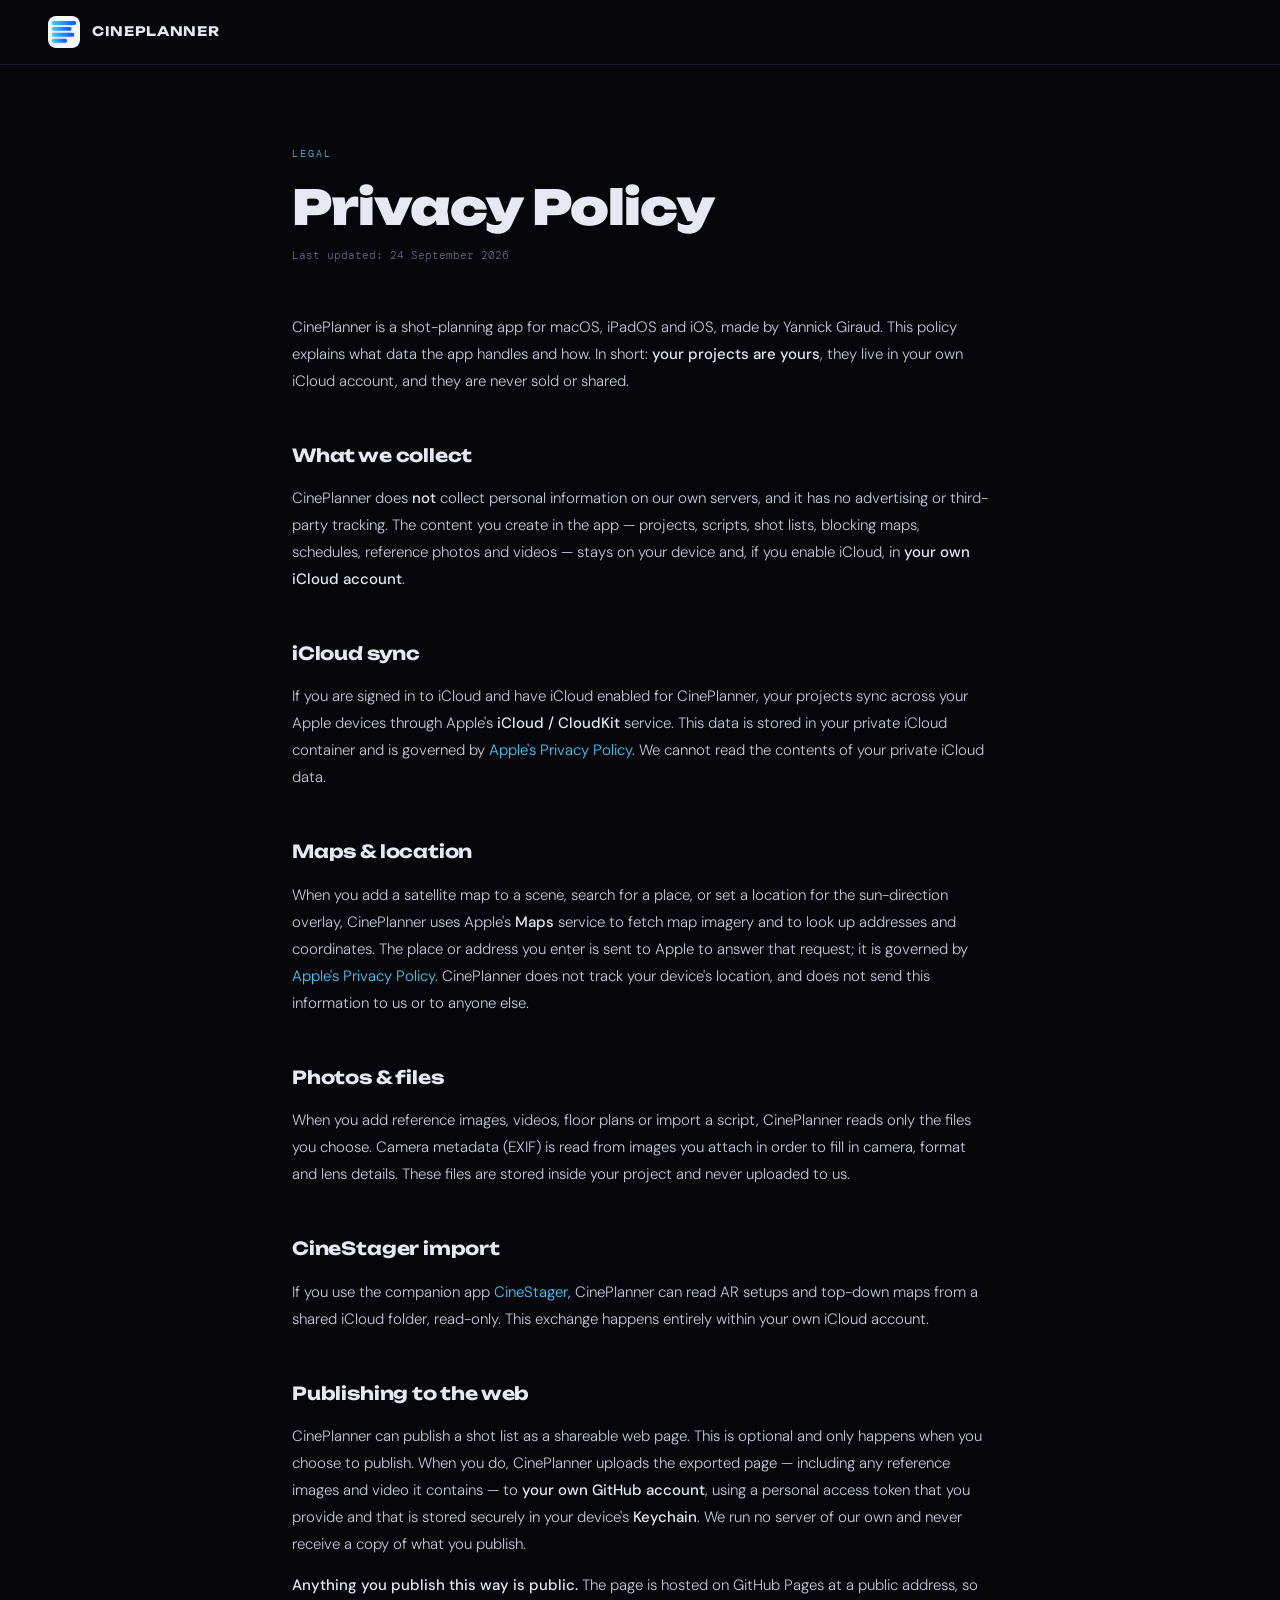
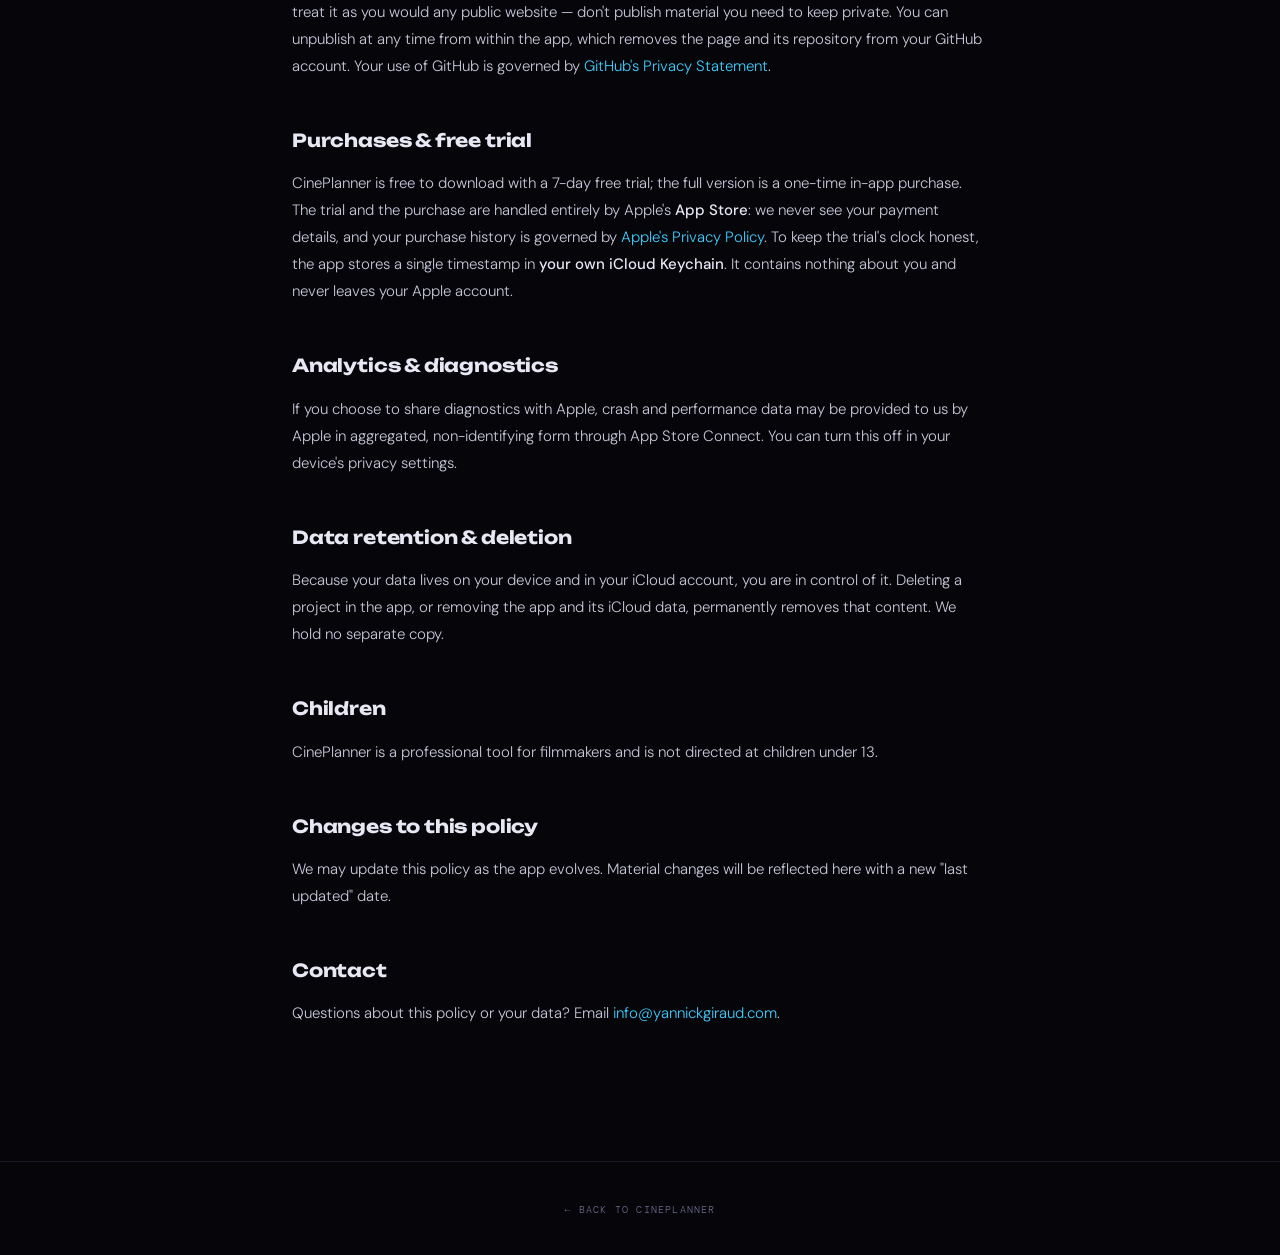
<file: website/privacy.html>
<!DOCTYPE html>
<html lang="en">
<head>
<meta charset="UTF-8">
<meta name="viewport" content="width=device-width, initial-scale=1.0">
<title>Privacy Policy — CinePlanner</title>
<meta name="description" content="CinePlanner privacy policy. CinePlanner stores your projects in your own iCloud account and does not sell or share your data.">
<meta name="theme-color" content="#05050a">
<meta name="robots" content="index, follow">
<link rel="canonical" href="https://cineplannerapp.com/privacy.html">
<link rel="icon" type="image/svg+xml" href="icon.svg">
<link rel="preconnect" href="https://fonts.googleapis.com">
<link rel="preconnect" href="https://fonts.gstatic.com" crossorigin>
<link href="https://fonts.googleapis.com/css2?family=Unbounded:wght@300;400;700;900&family=DM+Sans:ital,wght@0,300;0,400;0,500;1,300&family=DM+Mono:wght@400;500&display=swap" rel="stylesheet">
<style>
  :root { --bg:#05050a; --surface:#0c0c14; --border:#1a1a2e; --cyan:#3ecfff; --text:#e8e8f5; --muted:#6a6a8a; }
  *,*::before,*::after{margin:0;padding:0;box-sizing:border-box;}
  body{background:var(--bg);color:var(--text);font-family:"DM Sans",sans-serif;font-weight:300;line-height:1.8;}
  nav{padding:16px 48px;display:flex;align-items:center;gap:12px;border-bottom:1px solid var(--border);}
  nav img{height:32px;width:32px;border-radius:8px;}
  nav a{text-decoration:none;color:var(--text);}
  .nav-name{font-family:"Unbounded",sans-serif;font-size:13px;font-weight:700;letter-spacing:0.05em;}
  main{max-width:760px;margin:0 auto;padding:80px 32px 120px;}
  .eyebrow{font-family:"DM Mono",monospace;font-size:10px;letter-spacing:0.2em;text-transform:uppercase;color:var(--cyan);margin-bottom:18px;}
  h1{font-family:"Unbounded",sans-serif;font-size:clamp(30px,5vw,48px);font-weight:900;letter-spacing:-0.02em;line-height:1.1;margin-bottom:12px;}
  .updated{font-family:"DM Mono",monospace;font-size:11px;color:var(--muted);margin-bottom:48px;}
  h2{font-family:"Unbounded",sans-serif;font-size:18px;font-weight:700;margin:44px 0 14px;letter-spacing:-0.01em;}
  p{color:#c7c7d8;font-size:15px;margin-bottom:14px;}
  ul{color:#c7c7d8;font-size:15px;margin:0 0 14px 22px;}
  li{margin-bottom:8px;}
  a.link{color:var(--cyan);text-decoration:none;}
  a.link:hover{text-decoration:underline;}
  strong{color:var(--text);font-weight:500;}
  footer{border-top:1px solid var(--border);padding:32px 48px;text-align:center;}
  footer a{font-family:"DM Mono",monospace;font-size:10px;letter-spacing:0.12em;text-transform:uppercase;color:var(--muted);text-decoration:none;}
  footer a:hover{color:var(--text);}
</style>
</head>
<body>
<nav>
  <a href="index.html" style="display:flex;align-items:center;gap:12px;"><img src="icon.svg" alt="CinePlanner"><span class="nav-name">CINEPLANNER</span></a>
</nav>
<main>
  <div class="eyebrow">Legal</div>
  <h1>Privacy Policy</h1>
  <div class="updated">Last updated: 24 September 2026</div>

  <p>CinePlanner is a shot-planning app for macOS, iPadOS and iOS, made by Yannick Giraud. This policy explains what data the app handles and how. In short: <strong>your projects are yours</strong>, they live in your own iCloud account, and they are never sold or shared.</p>

  <h2>What we collect</h2>
  <p>CinePlanner does <strong>not</strong> collect personal information on our own servers, and it has no advertising or third-party tracking. The content you create in the app — projects, scripts, shot lists, blocking maps, schedules, reference photos and videos — stays on your device and, if you enable iCloud, in <strong>your own iCloud account</strong>.</p>

  <h2>iCloud sync</h2>
  <p>If you are signed in to iCloud and have iCloud enabled for CinePlanner, your projects sync across your Apple devices through Apple's <strong>iCloud / CloudKit</strong> service. This data is stored in your private iCloud container and is governed by <a class="link" href="https://www.apple.com/legal/privacy/" target="_blank" rel="noopener">Apple's Privacy Policy</a>. We cannot read the contents of your private iCloud data.</p>

  <h2>Maps &amp; location</h2>
  <p>When you add a satellite map to a scene, search for a place, or set a location for the sun-direction overlay, CinePlanner uses Apple's <strong>Maps</strong> service to fetch map imagery and to look up addresses and coordinates. The place or address you enter is sent to Apple to answer that request; it is governed by <a class="link" href="https://www.apple.com/legal/privacy/" target="_blank" rel="noopener">Apple's Privacy Policy</a>. CinePlanner does not track your device's location, and does not send this information to us or to anyone else.</p>

  <h2>Photos &amp; files</h2>
  <p>When you add reference images, videos, floor plans or import a script, CinePlanner reads only the files you choose. Camera metadata (EXIF) is read from images you attach in order to fill in camera, format and lens details. These files are stored inside your project and never uploaded to us.</p>

  <h2>CineStager import</h2>
  <p>If you use the companion app <a class="link" href="https://cinestager.com" target="_blank" rel="noopener">CineStager</a>, CinePlanner can read AR setups and top-down maps from a shared iCloud folder, read-only. This exchange happens entirely within your own iCloud account.</p>

  <h2>Publishing to the web</h2>
  <p>CinePlanner can publish a shot list as a shareable web page. This is optional and only happens when you choose to publish. When you do, CinePlanner uploads the exported page — including any reference images and video it contains — to <strong>your own GitHub account</strong>, using a personal access token that you provide and that is stored securely in your device's <strong>Keychain</strong>. We run no server of our own and never receive a copy of what you publish.</p>
  <p><strong>Anything you publish this way is public.</strong> The page is hosted on GitHub Pages at a public address, so treat it as you would any public website — don't publish material you need to keep private. You can unpublish at any time from within the app, which removes the page and its repository from your GitHub account. Your use of GitHub is governed by <a class="link" href="https://docs.github.com/site-policy/privacy-policies/github-general-privacy-statement" target="_blank" rel="noopener">GitHub's Privacy Statement</a>.</p>

  <h2>Purchases &amp; free trial</h2>
  <p>CinePlanner is free to download with a 7-day free trial; the full version is a one-time in-app purchase. The trial and the purchase are handled entirely by Apple's <strong>App Store</strong>: we never see your payment details, and your purchase history is governed by <a class="link" href="https://www.apple.com/legal/privacy/" target="_blank" rel="noopener">Apple's Privacy Policy</a>. To keep the trial's clock honest, the app stores a single timestamp in <strong>your own iCloud Keychain</strong>. It contains nothing about you and never leaves your Apple account.</p>

  <h2>Analytics &amp; diagnostics</h2>
  <p>If you choose to share diagnostics with Apple, crash and performance data may be provided to us by Apple in aggregated, non-identifying form through App Store Connect. You can turn this off in your device's privacy settings.</p>

  <h2>Data retention &amp; deletion</h2>
  <p>Because your data lives on your device and in your iCloud account, you are in control of it. Deleting a project in the app, or removing the app and its iCloud data, permanently removes that content. We hold no separate copy.</p>

  <h2>Children</h2>
  <p>CinePlanner is a professional tool for filmmakers and is not directed at children under 13.</p>

  <h2>Changes to this policy</h2>
  <p>We may update this policy as the app evolves. Material changes will be reflected here with a new "last updated" date.</p>

  <h2>Contact</h2>
  <p>Questions about this policy or your data? Email <a class="link" href="mailto:info@yannickgiraud.com">info@yannickgiraud.com</a>.</p>
</main>
<footer>
  <a href="index.html">← Back to CinePlanner</a>
</footer>
</body>
</html>
</file>
